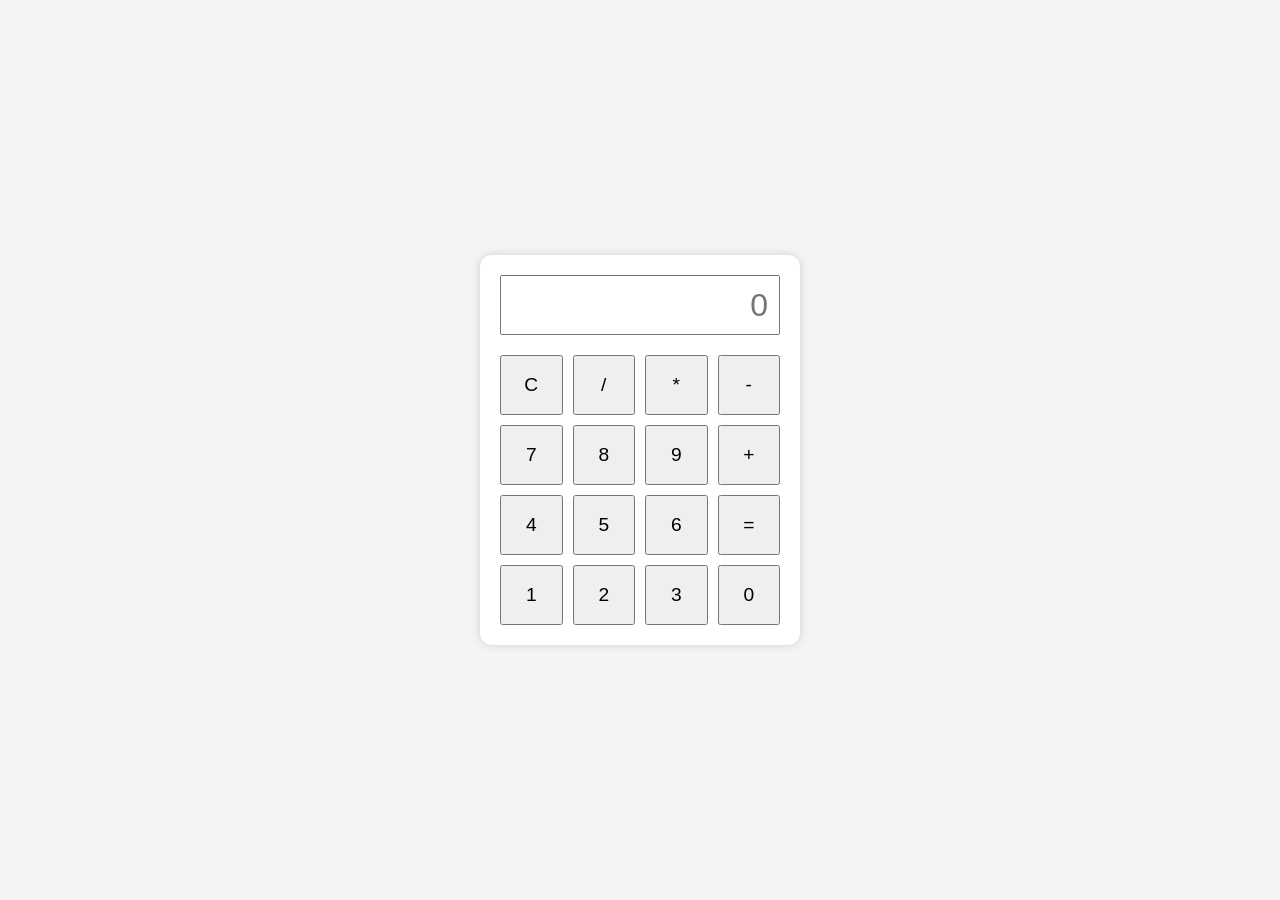
<file: index.html>
<!doctype html>
<html lang="en">
  <head>
    <meta charset="UTF-8" />
    <meta name="viewport" content="width=device-width, initial-scale=1.0" />
    <title>Calculator</title>
    <link rel="stylesheet" href="styles.css" />
  </head>
  <body>
    <div class="calculator">
      <input type="text" class="display" placeholder="0" readonly />

      <div class="buttons">
        <button class="clear">C</button>
        <button class="operator">/</button>
        <button class="operator">*</button>
        <button class="operator">-</button>

        <button>7</button>
        <button>8</button>
        <button>9</button>
        <button class="operator">+</button>

        <button>4</button>
        <button>5</button>
        <button>6</button>
        <button>=</button>

        <button>1</button>
        <button>2</button>
        <button>3</button>
        <button>0</button>
      </div>
    </div>
    <script src="script.js"></script>
  </body>
</html>
</file>
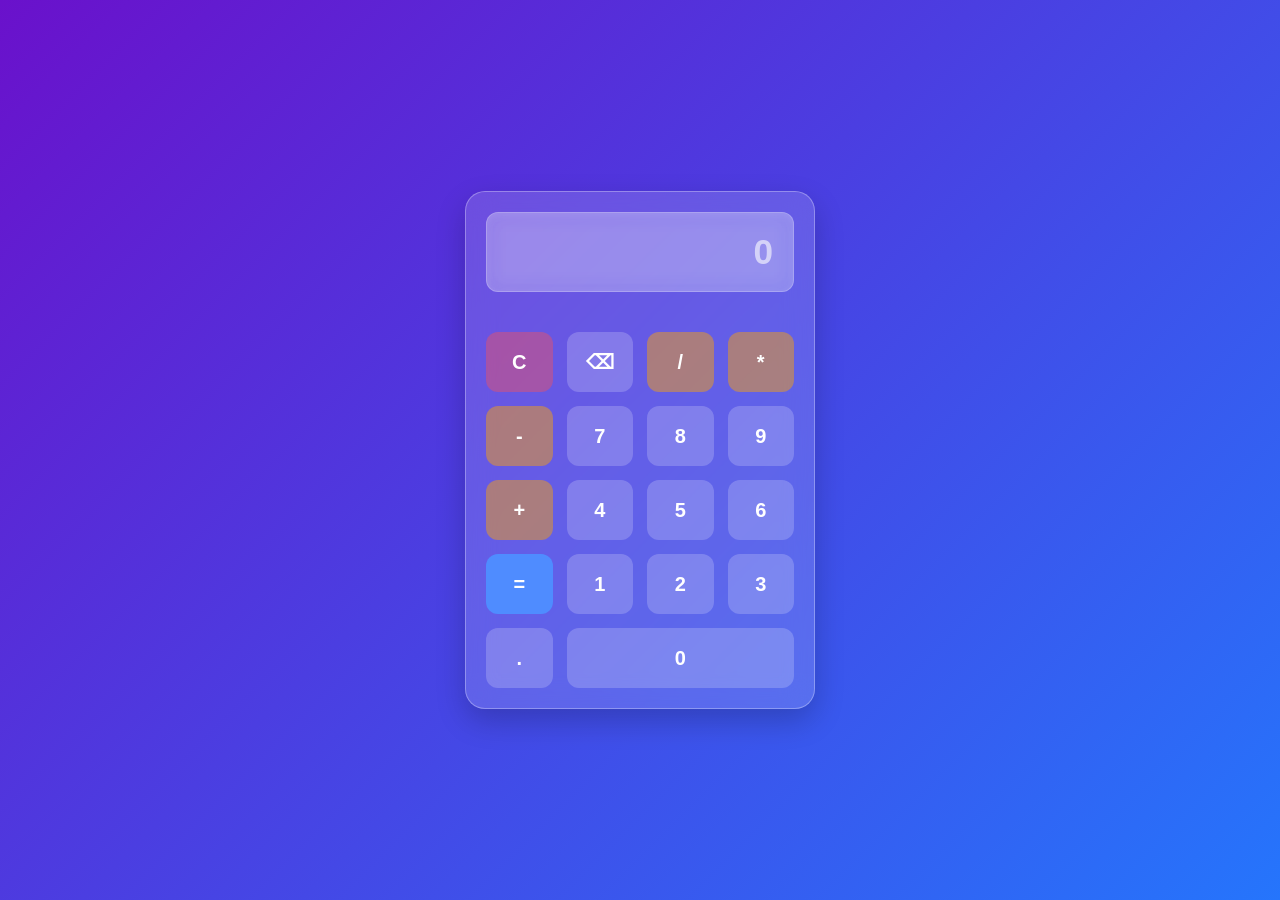
<file: Calculator/index.html>
<!doctype html>
<html lang="en">
  <head>
    <meta charset="UTF-8" />
    <meta name="viewport" content="width=device-width, initial-scale=1.0" />
    <title>Calculator</title>
    <link rel="stylesheet" href="styles.css" />
  </head>
  <body>
    <div class="calculator">
      <input type="text" class="display" placeholder="0" readonly />

      <div class="buttons">
        <button class="clear">C</button>
        <button class="backspace">⌫</button>
        <button class="operator">/</button>
        <button class="operator">*</button>
        <button class="operator">-</button>

        <button>7</button>
        <button>8</button>
        <button>9</button>
        <button class="operator">+</button>

        <button>4</button>
        <button>5</button>
        <button>6</button>
        <button class="equals">=</button>

        <button>1</button>
        <button>2</button>
        <button>3</button>
        <button>.</button>
        <button class="zero">0</button>
      </div>
    </div>
    <script src="script.js"></script>
  </body>
</html>
</file>
<file: styles.css>
* {
  margin: 0;
  padding: 0;
  box-sizing: border-box;
}

body {
  font-family: Arial, sans-serif;
  background: #f4f4f4;

  display: flex;
  justify-content: center;
  align-items: center;

  height: 100vh;
}

.calculator {
  width: 320px;
  background: white;
  padding: 20px;
  border-radius: 12px;
  box-shadow: 0 0 10px rgba(0,0,0,0.15);
}

.display {
  width: 100%;
  height: 60px;

  font-size: 2rem;
  text-align: right;

  padding: 10px;
  margin-bottom: 20px;
}

.buttons {
  display: grid;
  grid-template-columns: repeat(4, 1fr);
  gap: 10px;
}

button {
  height: 60px;
  font-size: 1.2rem;
  cursor: pointer;
}
</file>
<file: Calculator/styles.css>
* {
  margin: 0;
  padding: 0;
  box-sizing: border-box;
}

body {
  margin: 0;
  height: 100vh;

  display: flex;
  justify-content: center;
  align-items: center;

  background: linear-gradient(135deg, #6a11cb, #2575fc);

  font-family: Arial, sans-serif;
}

.calculator {
    width: 350px;
    background: rgba(255, 255, 255, 0.15);
    backdrop-filter: blur(15px);
    border: 1px solid rgba(255, 255, 255, 0.3);
    border-radius: 20px;
    padding: 20px;
    box-shadow: 0 12px 30px rgba(0, 0, 0, 0.2);
        animation: float 4s ease-in-out infinite;

}
@keyframes float{

0%{
transform:translateY(0);
}

50%{
transform:translateY(-8px);
}

100%{
transform:translateY(0);
}

}

.display {
  width: 100%;
  height: 80px;
  font-size: 2.2rem;
  font-weight: 600;
  text-align: right;

  padding: 0px 20px;
  margin-bottom: 20px;

  border:1px solid rgba(255,255,255,.25);
  outline: none;
  box-shadow: inset 0 2px 8px rgba(255,255,255,.15); 
  background: rgba(255, 255, 255, 0.2);
  color: white;

  border-radius: 12px;
     box-sizing: border-box;

  backdrop-filter: blur(10px);
}
.display::placeholder {
  color: rgba(255, 255, 255, 0.6);
}

.buttons {
  display: grid;
  grid-template-columns: repeat(4, 1fr);
  gap: 14px;
  margin-top: 20px;
}

button {
  height: 60px;
  font-size: 20px;
  font-weight:600;
  border: none;
  border-radius: 12px;
  cursor: pointer;

  background: rgba(255, 255, 255, 0.2);
  color: white;

  transition:
    transform .2s ease,backgrousnd .2s ease;
}
button:hover {
  transform: scale(1.05);
  background: rgba(255, 255, 255, 0.35);
  box-shadow: 0 0 15px rgba(255, 255, 255, 0.25);

}
button:active {
  transform: scale(0.95);
}
.equals {
    background: #4f8cff;
    font-weight: bold;
}
.equals:hover{
      background:#6ea2ff;

}
.operator {
  background: rgba(255, 165, 0, 0.45);
}
.operator:hover {
  background: rgba(255, 165, 0, 0.55);
}
.zero {
    grid-column: span 3;
}

.clear {
  background: rgba(255, 80, 80, 0.4);
}
</file>
